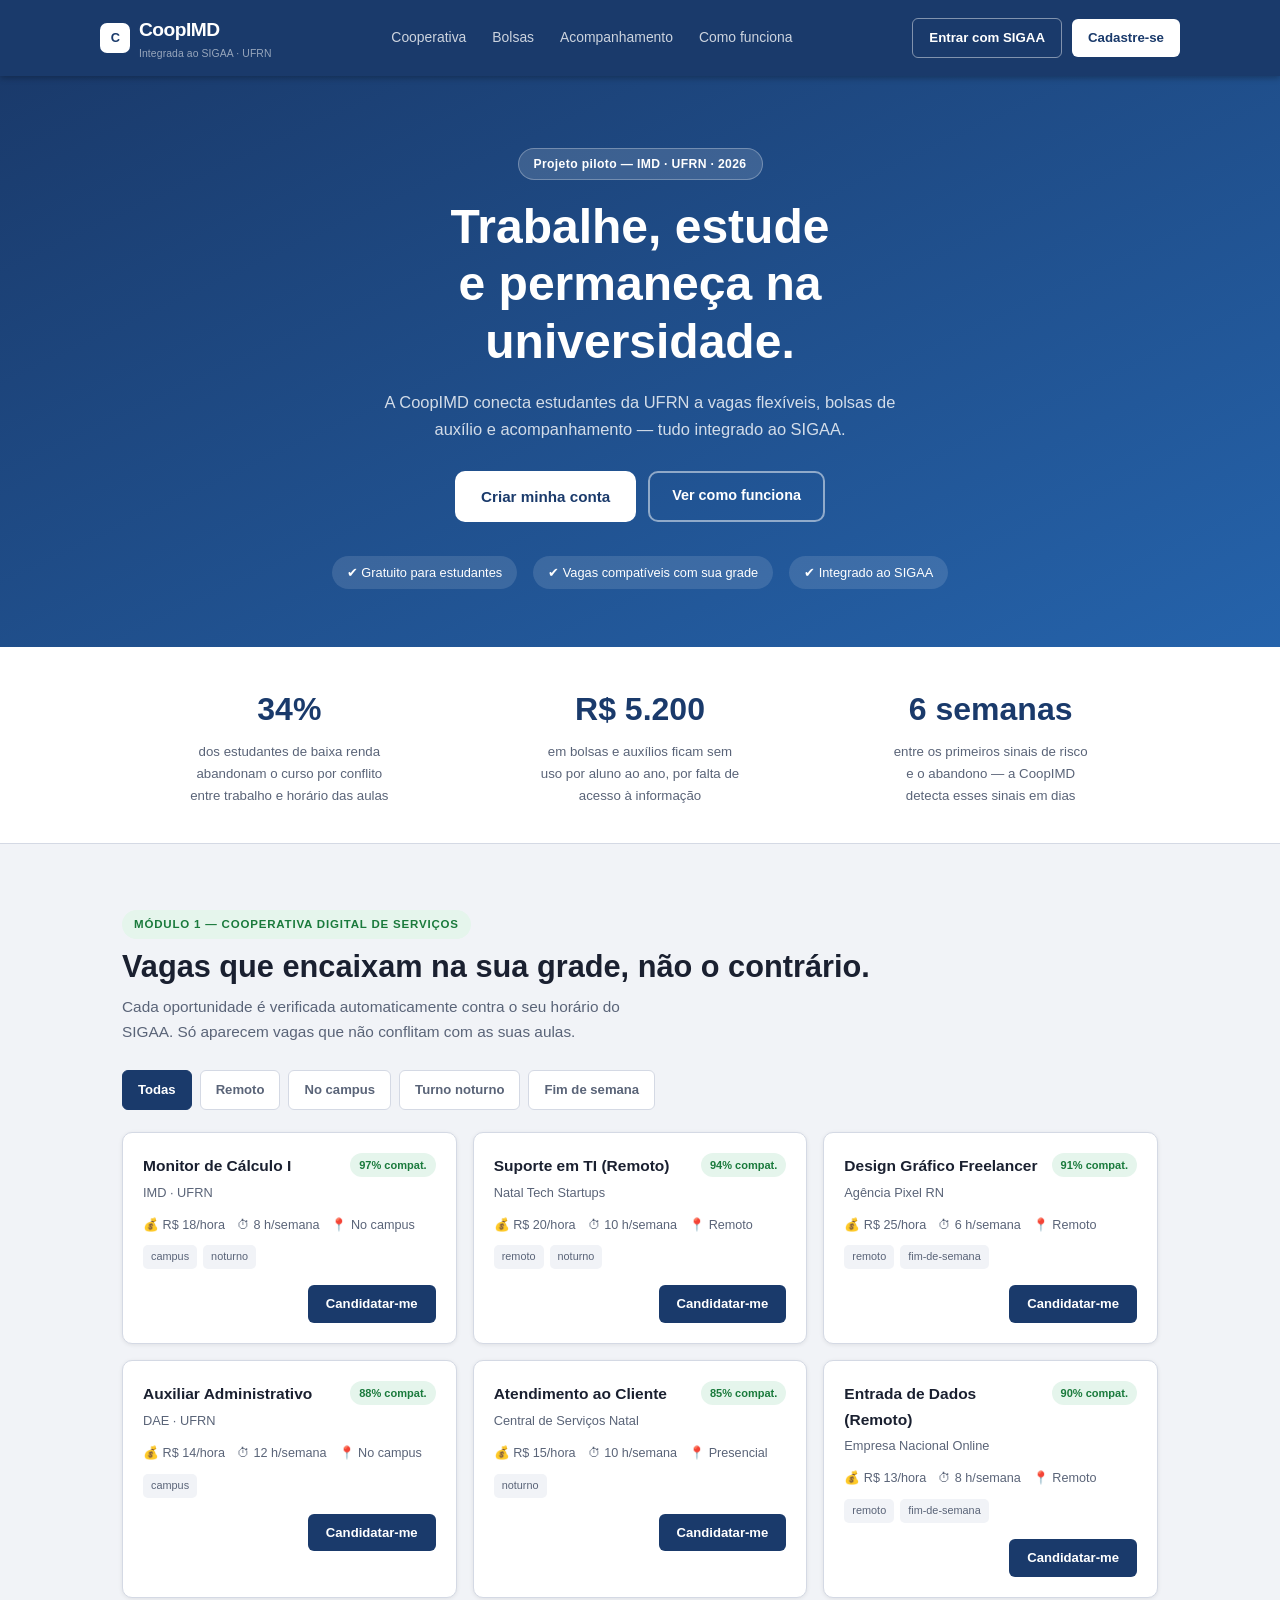
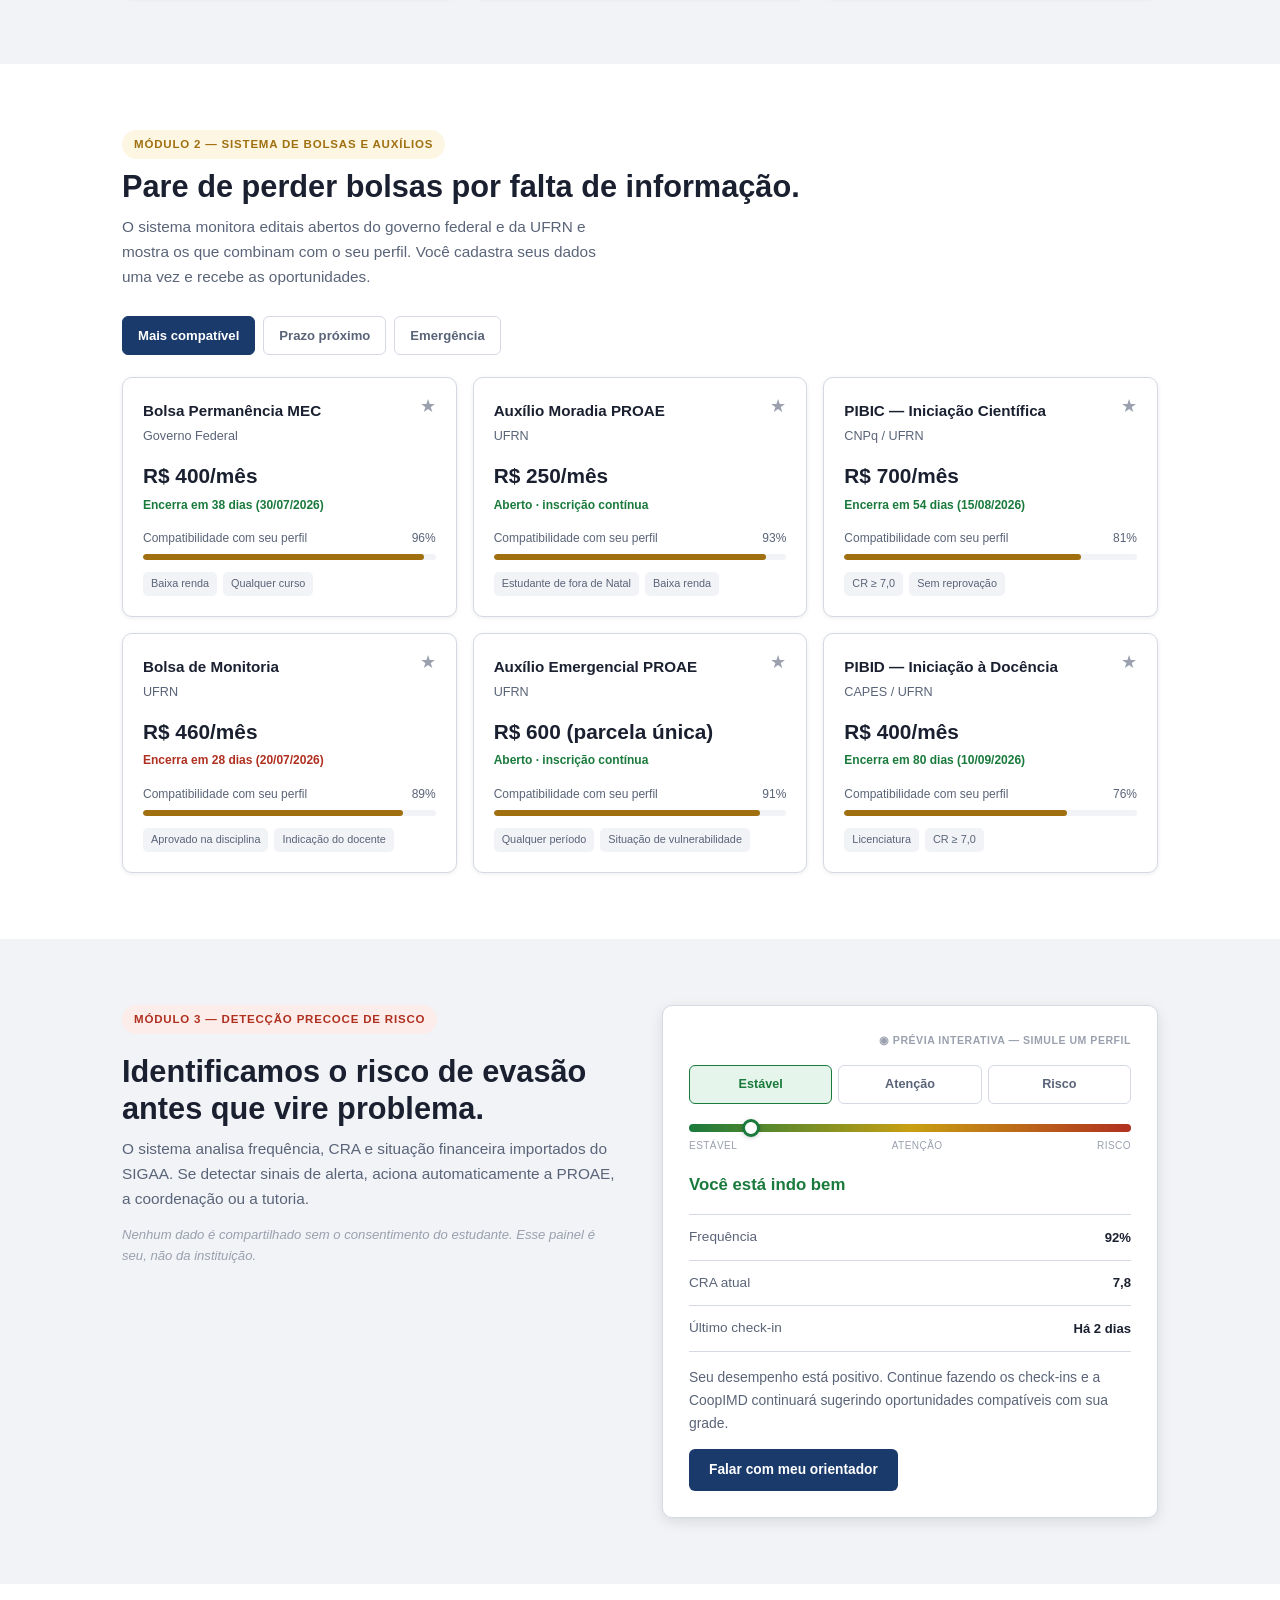
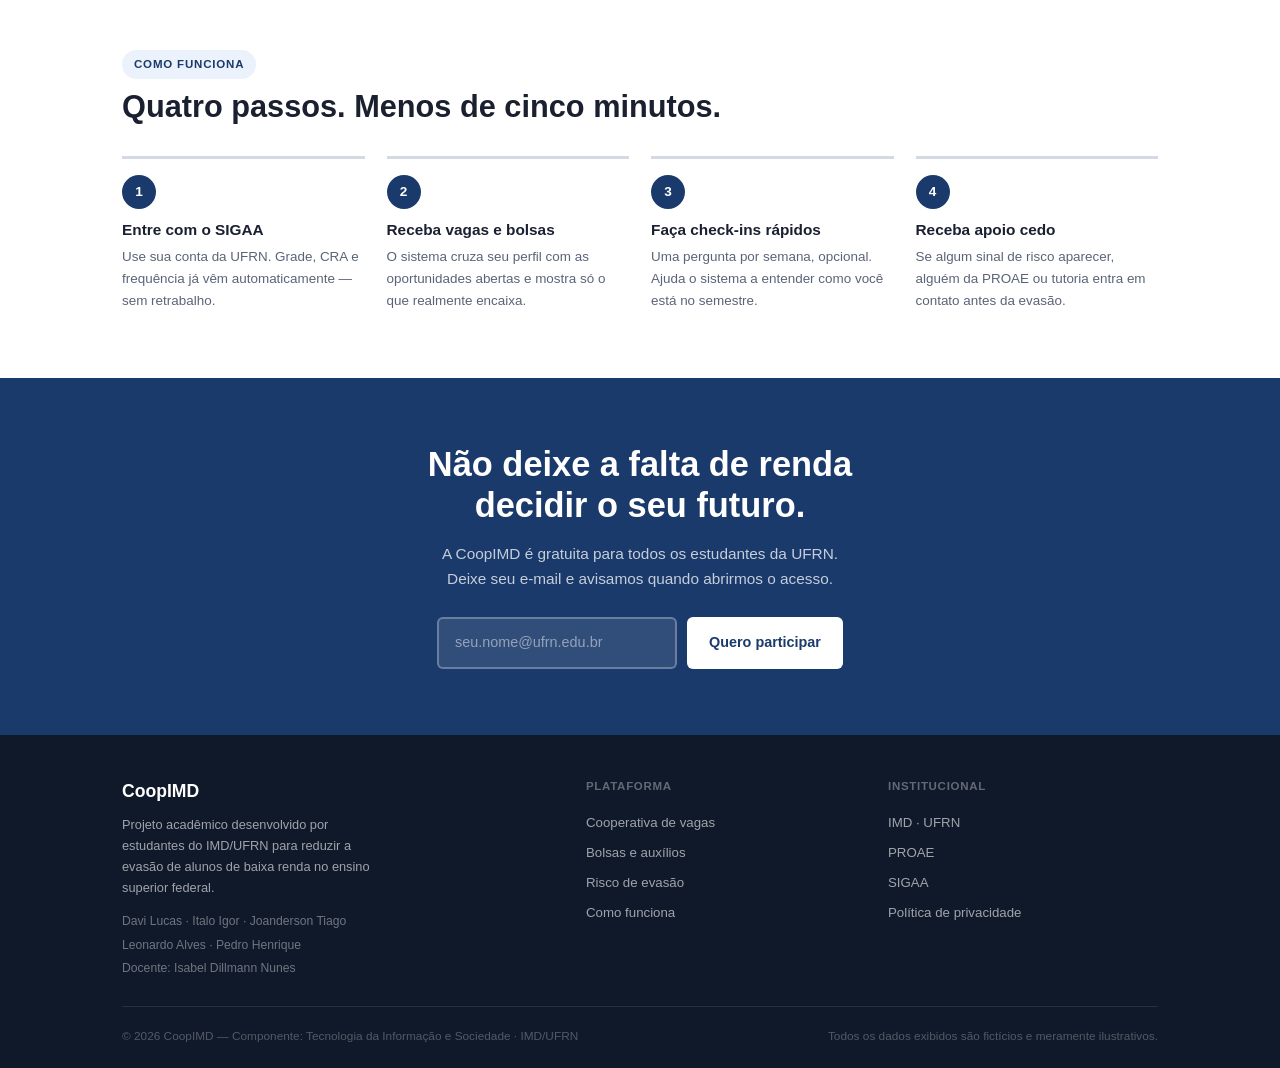
<file: core/static/templates/index.html>
<!DOCTYPE html>
<html lang="pt-BR">
<head>
<meta charset="UTF-8">
<meta name="viewport" content="width=device-width, initial-scale=1.0">
<title>CoopIMD — Cooperativa Estudantil Integrada ao SIGAA</title>
<meta name="description" content="A CoopIMD conecta estudantes da UFRN a vagas flexíveis, bolsas e suporte de permanência — integrado ao SIGAA.">
<style>

/* ============================================================
   VARIÁVEIS DE DESIGN
   ============================================================ */
:root {
  /* Cores principais */
  --azul:          #1A3A6B;
  --azul-medio:    #2563AB;
  --azul-claro:    #EBF2FB;
  --verde:         #1A7A3C;
  --verde-claro:   #E5F5EC;
  --amarelo:       #A07010;
  --amarelo-claro: #FDF6E3;
  --laranja:       #B03020;
  --laranja-claro: #FCECEA;

  /* Neutros */
  --fundo:         #F1F3F7;
  --branco:        #FFFFFF;
  --borda:         #D4D9E4;
  --texto:         #1A2030;
  --cinza:         #5A6478;
  --cinza-leve:    #9AA0AE;

  /* Tipografia */
  --fonte: -apple-system, BlinkMacSystemFont, 'Segoe UI', Roboto, Arial, sans-serif;

  /* Sombras */
  --sombra-sm: 0 1px 4px rgba(0,0,0,.08);
  --sombra-md: 0 4px 14px rgba(0,0,0,.1);

  /* Geometria */
  --raio:    10px;
  --raio-sm: 6px;
}

/* ============================================================
   RESET
   ============================================================ */
*, *::before, *::after { box-sizing: border-box; margin: 0; padding: 0; }
html                    { scroll-behavior: smooth; }
body {
  font-family: var(--fonte);
  background: var(--fundo);
  color: var(--texto);
  line-height: 1.65;
  -webkit-font-smoothing: antialiased;
}
a            { text-decoration: none; color: inherit; }
ul           { list-style: none; }
button       { cursor: pointer; font: inherit; border: none; background: none; }
h1, h2, h3  { line-height: 1.2; font-weight: 800; }

/* ============================================================
   UTILITÁRIOS
   ============================================================ */
.container          { max-width: 1080px; margin: 0 auto; padding: 0 22px; }
.sr-only            { position: absolute; width: 1px; height: 1px; overflow: hidden; clip: rect(0,0,0,0); }

/* Chips/etiquetas de módulo */
.etiqueta {
  display: inline-block;
  font-size: .72rem;
  font-weight: 700;
  text-transform: uppercase;
  letter-spacing: .07em;
  padding: 5px 12px;
  border-radius: 20px;
  margin-bottom: 10px;
}
.etiqueta-verde   { background: var(--verde-claro);   color: var(--verde); }
.etiqueta-azul    { background: var(--azul-claro);    color: var(--azul); }
.etiqueta-amarelo { background: var(--amarelo-claro); color: var(--amarelo); }
.etiqueta-laranja { background: var(--laranja-claro); color: var(--laranja); }

/* Tags de card */
.tag {
  font-size: .68rem;
  background: var(--fundo);
  color: var(--cinza);
  padding: 3px 8px;
  border-radius: 5px;
}

/* ============================================================
   NAVBAR
   ============================================================ */
.navbar {
  background: var(--azul);
  color: #fff;
  position: sticky;
  top: 0;
  z-index: 100;
  box-shadow: 0 2px 6px rgba(0,0,0,.28);
}
.navbar-inner {
  display: flex;
  align-items: center;
  justify-content: space-between;
  padding: 14px 0;
  gap: 16px;
}
.logo {
  font-size: 1.2rem;
  font-weight: 800;
  letter-spacing: -.5px;
  display: flex;
  align-items: center;
  gap: 9px;
  color: #fff;
}
.logo-icone {
  width: 30px; height: 30px;
  background: #fff;
  border-radius: 7px;
  display: flex; align-items: center; justify-content: center;
  color: var(--azul);
  font-size: .8rem;
  font-weight: 900;
  flex-shrink: 0;
}
.logo-sub {
  display: block;
  font-size: .65rem;
  font-weight: 400;
  color: rgba(255,255,255,.55);
  margin-top: -1px;
  letter-spacing: .01em;
}
.nav-links { display: flex; gap: 26px; }
.nav-links a {
  font-size: .87rem;
  color: rgba(255,255,255,.78);
  font-weight: 500;
  transition: color .15s;
}
.nav-links a:hover { color: #fff; }
.nav-direita { display: flex; gap: 10px; align-items: center; }
.btn-entrar {
  padding: 8px 16px;
  border: 1.5px solid rgba(255,255,255,.45);
  border-radius: var(--raio-sm);
  color: #fff;
  font-size: .83rem;
  font-weight: 600;
  transition: border-color .15s;
}
.btn-entrar:hover { border-color: #fff; }
.btn-cadastrar {
  padding: 8px 16px;
  background: #fff;
  color: var(--azul);
  border-radius: var(--raio-sm);
  font-size: .83rem;
  font-weight: 700;
  transition: opacity .15s;
}
.btn-cadastrar:hover { opacity: .88; }

/* ============================================================
   HERO
   ============================================================ */
.hero {
  background: linear-gradient(155deg, var(--azul) 0%, var(--azul-medio) 100%);
  color: #fff;
  padding: 72px 0 58px;
  text-align: center;
}
.hero-piloto {
  display: inline-block;
  background: rgba(255,255,255,.14);
  border: 1px solid rgba(255,255,255,.28);
  border-radius: 20px;
  padding: 5px 15px;
  font-size: .76rem;
  font-weight: 600;
  letter-spacing: .03em;
  margin-bottom: 18px;
}
.hero h1 {
  font-size: clamp(1.85rem, 4.5vw, 3rem);
  max-width: 660px;
  margin: 0 auto 18px;
}
.hero p {
  font-size: 1.03rem;
  color: rgba(255,255,255,.8);
  max-width: 540px;
  margin: 0 auto 28px;
}
.hero-acoes { display: flex; gap: 12px; justify-content: center; flex-wrap: wrap; }
.btn-principal {
  background: #fff;
  color: var(--azul);
  padding: 13px 26px;
  border-radius: var(--raio);
  font-weight: 700;
  font-size: .95rem;
  transition: transform .15s, box-shadow .15s;
}
.btn-principal:hover { transform: translateY(-2px); box-shadow: 0 6px 18px rgba(0,0,0,.2); }
.btn-secundario-h {
  border: 2px solid rgba(255,255,255,.5);
  color: #fff;
  padding: 11px 22px;
  border-radius: var(--raio);
  font-weight: 600;
  font-size: .9rem;
  transition: border-color .15s;
}
.btn-secundario-h:hover { border-color: #fff; }
.hero-destaques {
  display: flex;
  justify-content: center;
  gap: 16px;
  margin-top: 34px;
  flex-wrap: wrap;
}
.hero-destaques span {
  background: rgba(255,255,255,.12);
  border-radius: 20px;
  padding: 6px 15px;
  font-size: .8rem;
}

/* ============================================================
   FAIXA DE DADOS
   ============================================================ */
.dados {
  background: var(--branco);
  border-bottom: 1px solid var(--borda);
  padding: 36px 0;
}
.dados-inner {
  display: grid;
  grid-template-columns: repeat(3, 1fr);
  gap: 16px;
  text-align: center;
}
.dado-valor {
  font-size: 2rem;
  font-weight: 800;
  color: var(--azul);
}
.dado-desc {
  margin-top: 5px;
  font-size: .83rem;
  color: var(--cinza);
  max-width: 200px;
  margin-left: auto;
  margin-right: auto;
}

/* ============================================================
   SEÇÕES GERAIS
   ============================================================ */
.secao       { padding: 66px 0; }
.secao-alt   { background: var(--branco); }
.secao-titulo {
  font-size: clamp(1.38rem, 2.4vw, 1.95rem);
  margin-bottom: 8px;
}
.secao-sub {
  color: var(--cinza);
  max-width: 500px;
  margin-bottom: 26px;
  font-size: .96rem;
}

/* ============================================================
   TABS / FILTROS
   ============================================================ */
.filtros { display: flex; gap: 8px; flex-wrap: wrap; margin-bottom: 22px; }
.filtro {
  padding: 8px 15px;
  border: 1.5px solid var(--borda);
  border-radius: var(--raio-sm);
  font-size: .82rem;
  font-weight: 600;
  color: var(--cinza);
  background: var(--branco);
  transition: all .15s;
}
.filtro:hover  { border-color: var(--azul-medio); color: var(--azul); }
.filtro.ativo  { background: var(--azul); border-color: var(--azul); color: #fff; }

/* ============================================================
   GRADE DE CARDS
   ============================================================ */
.grade {
  display: grid;
  grid-template-columns: repeat(auto-fill, minmax(285px, 1fr));
  gap: 16px;
}
.estado-vazio {
  grid-column: 1 / -1;
  text-align: center;
  padding: 38px 16px;
  color: var(--cinza-leve);
  font-size: .88rem;
}

/* ============================================================
   CARD DE VAGA
   ============================================================ */
.card-vaga {
  background: var(--branco);
  border: 1px solid var(--borda);
  border-radius: var(--raio);
  padding: 20px;
  box-shadow: var(--sombra-sm);
  transition: transform .2s, box-shadow .2s;
}
.card-vaga:hover { transform: translateY(-2px); box-shadow: var(--sombra-md); }
.card-vaga.oculto { display: none; }

.vaga-topo {
  display: flex;
  justify-content: space-between;
  gap: 10px;
  align-items: flex-start;
}
.vaga-titulo  { font-weight: 700; font-size: .97rem; }
.vaga-empresa { font-size: .8rem; color: var(--cinza); margin-top: 3px; }
.badge-compat {
  font-size: .69rem;
  font-weight: 700;
  background: var(--verde-claro);
  color: var(--verde);
  padding: 3px 9px;
  border-radius: 20px;
  white-space: nowrap;
  flex-shrink: 0;
}
.vaga-meta {
  display: flex;
  gap: 12px;
  margin-top: 12px;
  font-size: .79rem;
  color: var(--cinza);
  flex-wrap: wrap;
}
.vaga-tags   { display: flex; gap: 6px; flex-wrap: wrap; margin-top: 10px; }
.vaga-rodape { margin-top: 16px; display: flex; justify-content: flex-end; }
.btn-candidatar {
  background: var(--azul);
  color: #fff;
  padding: 8px 18px;
  border-radius: var(--raio-sm);
  font-size: .82rem;
  font-weight: 700;
  transition: background .15s, transform .1s;
}
.btn-candidatar:hover:not(:disabled) { background: var(--azul-medio); }
.btn-candidatar:active               { transform: scale(.97); }
.btn-candidatar.aplicado { background: var(--verde); cursor: default; }

/* ============================================================
   CARD DE BOLSA
   ============================================================ */
.card-bolsa {
  background: var(--branco);
  border: 1px solid var(--borda);
  border-radius: var(--raio);
  padding: 20px;
  box-shadow: var(--sombra-sm);
}
.bolsa-topo { display: flex; justify-content: space-between; gap: 10px; align-items: flex-start; }
.bolsa-nome  { font-weight: 700; font-size: .95rem; }
.bolsa-orgao { font-size: .79rem; color: var(--cinza); margin-top: 3px; }
.btn-fav {
  font-size: 1.1rem;
  color: var(--cinza-leve);
  flex-shrink: 0;
  transition: color .15s;
  line-height: 1;
}
.btn-fav:hover        { color: var(--amarelo); }
.btn-fav.favoritado   { color: var(--amarelo); }
.bolsa-valor { font-size: 1.3rem; font-weight: 800; margin-top: 12px; }
.bolsa-prazo { font-size: .75rem; font-weight: 700; margin-top: 2px; }
.prazo-ok    { color: var(--verde); }
.prazo-alerta { color: var(--laranja); }

.barra-wrap { margin-top: 14px; }
.barra-meta {
  display: flex;
  justify-content: space-between;
  font-size: .75rem;
  color: var(--cinza);
  margin-bottom: 5px;
}
.barra-trilha { background: var(--fundo); border-radius: 999px; height: 6px; overflow: hidden; }
.barra-fill {
  height: 100%;
  background: var(--amarelo);
  border-radius: 999px;
  width: 0%;
  transition: width 1.1s ease;
}
.bolsa-tags { display: flex; gap: 6px; flex-wrap: wrap; margin-top: 12px; }

/* ============================================================
   MÓDULO DE RISCO
   ============================================================ */
.risco-layout {
  display: grid;
  grid-template-columns: 1fr 1fr;
  gap: 44px;
  align-items: start;
}
.risco-texto h2       { margin-top: 10px; }
.risco-texto .secao-sub { margin-bottom: 8px; }
.risco-nota {
  font-size: .82rem;
  color: var(--cinza-leve);
  margin-top: 12px;
  font-style: italic;
}

.card-risco {
  background: var(--branco);
  border: 1px solid var(--borda);
  border-radius: var(--raio);
  padding: 26px;
  box-shadow: var(--sombra-md);
}
.preview-label {
  font-size: .66rem;
  text-transform: uppercase;
  letter-spacing: .05em;
  color: var(--cinza-leve);
  font-weight: 700;
  text-align: right;
  margin-bottom: 16px;
}

/* Toggle de estado */
.toggle-estado { display: flex; gap: 6px; margin-bottom: 20px; }
.btn-estado {
  flex: 1;
  padding: 8px 8px;
  border: 1.5px solid var(--borda);
  border-radius: var(--raio-sm);
  font-size: .79rem;
  font-weight: 700;
  color: var(--cinza);
  background: var(--branco);
  transition: all .15s;
}
.btn-estado[data-estado="estavel"].ativo  { background: var(--verde-claro);   border-color: var(--verde);   color: var(--verde); }
.btn-estado[data-estado="atencao"].ativo  { background: var(--amarelo-claro); border-color: #b8900c;        color: var(--amarelo); }
.btn-estado[data-estado="risco"].ativo    { background: var(--laranja-claro); border-color: var(--laranja); color: var(--laranja); }

/* Gauge */
.gauge-trilha {
  height: 8px;
  border-radius: 999px;
  background: linear-gradient(90deg, var(--verde) 0%, #c8a012 50%, var(--laranja) 100%);
  position: relative;
  margin: 10px 0 6px;
}
.gauge-marker {
  position: absolute;
  width: 18px; height: 18px;
  border-radius: 50%;
  background: var(--branco);
  border: 3.5px solid var(--verde);
  top: 50%;
  left: 14%;
  transform: translate(-50%, -50%);
  box-shadow: 0 1px 4px rgba(0,0,0,.2);
  transition: left .5s ease, border-color .5s ease;
}
.gauge-rotulos {
  display: flex;
  justify-content: space-between;
  font-size: .63rem;
  color: var(--cinza-leve);
  text-transform: uppercase;
  letter-spacing: .04em;
}

.status-texto {
  font-size: 1.05rem;
  font-weight: 800;
  margin-top: 16px;
  transition: color .3s;
}
.cor-verde   { color: var(--verde); }
.cor-amarelo { color: var(--amarelo); }
.cor-laranja { color: var(--laranja); }

/* Indicadores */
.lista-indicadores { margin-top: 16px; border-top: 1px solid var(--borda); }
.linha-indicador {
  display: flex;
  justify-content: space-between;
  align-items: center;
  padding: 11px 0;
  border-bottom: 1px solid var(--borda);
  font-size: .85rem;
}
.linha-indicador dt { color: var(--cinza); }
.linha-indicador dd { font-weight: 700; font-size: .82rem; }

.mensagem-risco { font-size: .87rem; color: var(--cinza); margin: 14px 0; }

.acoes-risco { display: flex; align-items: center; gap: 12px; flex-wrap: wrap; }
.btn-suporte {
  background: var(--azul);
  color: #fff;
  padding: 10px 20px;
  border-radius: var(--raio-sm);
  font-weight: 700;
  font-size: .86rem;
  transition: background .15s;
}
.btn-suporte:hover { background: var(--azul-medio); }
.confirmacao-envio {
  font-size: .82rem;
  font-weight: 600;
  color: var(--verde);
  display: none;
  align-items: center;
  gap: 5px;
}
.confirmacao-envio.visivel { display: flex; }

/* ============================================================
   COMO FUNCIONA
   ============================================================ */
.passos {
  display: grid;
  grid-template-columns: repeat(4, 1fr);
  gap: 22px;
  margin-top: 30px;
}
.passo { border-top: 3px solid var(--borda); padding-top: 16px; }
.passo-num {
  width: 34px; height: 34px;
  background: var(--azul);
  color: #fff;
  border-radius: 50%;
  display: flex; align-items: center; justify-content: center;
  font-weight: 800;
  font-size: .85rem;
  margin-bottom: 12px;
}
.passo h3 { font-size: .96rem; margin-bottom: 6px; }
.passo p  { font-size: .84rem; color: var(--cinza); }

/* ============================================================
   CTA FINAL
   ============================================================ */
.cta-final {
  background: var(--azul);
  color: #fff;
  text-align: center;
  padding: 66px 0;
}
.cta-final h2 {
  font-size: clamp(1.45rem, 3vw, 2.15rem);
  max-width: 540px;
  margin: 0 auto 14px;
}
.cta-final p {
  color: rgba(255,255,255,.75);
  max-width: 420px;
  margin: 0 auto 26px;
  font-size: .96rem;
}
.cta-form {
  display: flex;
  gap: 10px;
  justify-content: center;
  flex-wrap: wrap;
}
.cta-input {
  padding: 12px 16px;
  border: 2px solid rgba(255,255,255,.28);
  border-radius: var(--raio-sm);
  background: rgba(255,255,255,.1);
  color: #fff;
  font: inherit; font-size: .9rem;
  min-width: 240px;
}
.cta-input::placeholder { color: rgba(255,255,255,.48); }
.cta-input:focus        { outline: none; border-color: rgba(255,255,255,.75); }
.btn-cta {
  background: #fff;
  color: var(--azul);
  padding: 12px 22px;
  border-radius: var(--raio-sm);
  font-weight: 700;
  font-size: .9rem;
  transition: opacity .15s;
}
.btn-cta:hover { opacity: .88; }
.cta-erro   { color: #FFCDD2; font-size: .8rem; margin-top: 8px; display: none; }
.cta-erro.visivel { display: block; }
.cta-sucesso { color: #B3E5FC; font-size: .9rem; font-weight: 600; display: none; margin-top: 12px; }
.cta-sucesso.visivel { display: block; }

/* ============================================================
   RODAPÉ
   ============================================================ */
.rodape {
  background: #10192A;
  color: rgba(255,255,255,.6);
  padding: 42px 0 22px;
  font-size: .83rem;
}
.rodape-cols {
  display: grid;
  grid-template-columns: 1.6fr 1fr 1fr;
  gap: 32px;
  padding-bottom: 26px;
  border-bottom: 1px solid rgba(255,255,255,.1);
}
.rodape-marca { font-size: 1.1rem; font-weight: 800; color: #fff; margin-bottom: 8px; }
.rodape-desc  { font-size: .8rem; line-height: 1.65; max-width: 250px; }
.equipe-lista { margin-top: 12px; font-size: .76rem; color: rgba(255,255,255,.4); line-height: 1.9; }
.rodape-col h4 {
  font-size: .72rem;
  font-weight: 700;
  text-transform: uppercase;
  letter-spacing: .06em;
  color: rgba(255,255,255,.35);
  margin-bottom: 12px;
}
.rodape-col a {
  display: block;
  padding: 4px 0;
  color: rgba(255,255,255,.6);
  transition: color .15s;
}
.rodape-col a:hover { color: #fff; }
.rodape-bottom {
  margin-top: 20px;
  color: rgba(255,255,255,.28);
  font-size: .74rem;
  display: flex;
  justify-content: space-between;
  flex-wrap: wrap;
  gap: 8px;
}

/* ============================================================
   RESPONSIVIDADE
   ============================================================ */
@media (max-width: 960px) {
  .risco-layout { grid-template-columns: 1fr; }
  .passos       { grid-template-columns: 1fr 1fr; }
  .rodape-cols  { grid-template-columns: 1fr 1fr; }
}
@media (max-width: 860px) {
  .nav-links    { display: none; }
  .dados-inner  { grid-template-columns: 1fr; text-align: left; gap: 24px; }
  .dado-desc    { margin-left: 0; }
}
@media (max-width: 620px) {
  .grade   { grid-template-columns: 1fr; }
  .passos  { grid-template-columns: 1fr; }
  .rodape-cols { grid-template-columns: 1fr; }
  .hero h1 { font-size: 1.8rem; }

  .navbar-inner {
    flex-direction: column; /* Faz o topo se ajustar em linhas no celular */
    gap: 12px;
    padding: 12px 0;
    text-align: center;
  }

  .nav-direita {
    width: 100%;
    justify-content: center;
    gap: 8px;
  }

  /* Deixa os botões mais compactos e proporcionais no celular */
  .btn-entrar, .btn-cadastrar {
    padding: 6px 12px;
    font-size: .78rem;
    flex: 1; /* Faz os dois botões dividirem o espaço igualmente */
    text-align: center;
  }
  
  .hero-acoes {
    flex-direction: column; /* Empilha os botões do Hero para não esmagar */
    width: 100%;
    padding: 0 10px;
  }
  
  .btn-principal, .btn-secundario-h {
    width: 100%;
    text-align: center;
  }
}
</style>
</head>
<body>

<!-- ========================================================
     NAVBAR
     ======================================================== -->
<header>
  <nav class="navbar" aria-label="Navegação principal">
    <div class="container navbar-inner">

      <a href="#" class="logo" aria-label="CoopIMD — página inicial">
        <span class="logo-icone">C</span>
        <span>
          CoopIMD
          <span class="logo-sub">Integrada ao SIGAA · UFRN</span>
        </span>
      </a>

      <div class="nav-links">
        <a href="#cooperativa">Cooperativa</a>
        <a href="#bolsas">Bolsas</a>
        <a href="#acompanhamento">Acompanhamento</a>
        <a href="#como-funciona">Como funciona</a>
      </div>

      <div class="nav-direita">
        <a href="#" class="btn-entrar">Entrar com SIGAA</a>
        <a href="#cadastro" class="btn-cadastrar">Cadastre-se</a>
      </div>

    </div>
  </nav>
</header>

<main>

  <!-- ========================================================
       HERO
       ======================================================== -->
  <section class="hero" aria-labelledby="titulo-hero">
    <div class="container">
      <span class="hero-piloto">Projeto piloto — IMD · UFRN · 2026</span>
      <h1 id="titulo-hero">Trabalhe, estude<br>e permaneça na universidade.</h1>
      <p>A CoopIMD conecta estudantes da UFRN a vagas flexíveis, bolsas de auxílio e acompanhamento — tudo integrado ao SIGAA.</p>
      <div class="hero-acoes">
        <a href="#cadastro" class="btn-principal">Criar minha conta</a>
        <a href="#como-funciona" class="btn-secundario-h">Ver como funciona</a>
      </div>
      <div class="hero-destaques">
        <span>✔ Gratuito para estudantes</span>
        <span>✔ Vagas compatíveis com sua grade</span>
        <span>✔ Integrado ao SIGAA</span>
      </div>
    </div>
  </section>

  <!-- ========================================================
       FAIXA DE DADOS
       ======================================================== -->
  <section class="dados" aria-label="Por que isso importa">
    <div class="container">
      <div class="dados-inner">
        <div>
          <div class="dado-valor">34%</div>
          <p class="dado-desc">dos estudantes de baixa renda abandonam o curso por conflito entre trabalho e horário das aulas</p>
        </div>
        <div>
          <div class="dado-valor">R$ 5.200</div>
          <p class="dado-desc">em bolsas e auxílios ficam sem uso por aluno ao ano, por falta de acesso à informação</p>
        </div>
        <div>
          <div class="dado-valor">6 semanas</div>
          <p class="dado-desc">entre os primeiros sinais de risco e o abandono — a CoopIMD detecta esses sinais em dias</p>
        </div>
      </div>
    </div>
  </section>

  <!-- ========================================================
       MÓDULO 1 — COOPERATIVA DIGITAL
       ======================================================== -->
  <section class="secao" id="cooperativa" aria-labelledby="titulo-coop">
    <div class="container">
      <span class="etiqueta etiqueta-verde">Módulo 1 — Cooperativa Digital de Serviços</span>
      <h2 class="secao-titulo" id="titulo-coop">Vagas que encaixam na sua grade, não o contrário.</h2>
      <p class="secao-sub">Cada oportunidade é verificada automaticamente contra o seu horário do SIGAA. Só aparecem vagas que não conflitam com as suas aulas.</p>

      <!-- Filtros -->
      <div class="filtros" id="filtros-vagas" role="group" aria-label="Filtrar vagas por modalidade">
        <button class="filtro ativo" data-filtro="todas">Todas</button>
        <button class="filtro" data-filtro="remoto">Remoto</button>
        <button class="filtro" data-filtro="campus">No campus</button>
        <button class="filtro" data-filtro="noturno">Turno noturno</button>
        <button class="filtro" data-filtro="fim-de-semana">Fim de semana</button>
      </div>

      <!-- Grade de vagas (renderizado por JS) -->
      <div class="grade" id="grade-vagas" aria-live="polite" aria-label="Lista de vagas disponíveis"></div>
    </div>
  </section>

  <!-- ========================================================
       MÓDULO 2 — BOLSAS E AUXÍLIOS
       ======================================================== -->
  <section class="secao secao-alt" id="bolsas" aria-labelledby="titulo-bolsas">
    <div class="container">
      <span class="etiqueta etiqueta-amarelo">Módulo 2 — Sistema de Bolsas e Auxílios</span>
      <h2 class="secao-titulo" id="titulo-bolsas">Pare de perder bolsas por falta de informação.</h2>
      <p class="secao-sub">O sistema monitora editais abertos do governo federal e da UFRN e mostra os que combinam com o seu perfil. Você cadastra seus dados uma vez e recebe as oportunidades.</p>

      <!-- Ordenação -->
      <div class="filtros" id="filtros-bolsas" role="group" aria-label="Ordenar bolsas">
        <button class="filtro ativo" data-ordem="compat">Mais compatível</button>
        <button class="filtro" data-ordem="prazo">Prazo próximo</button>
        <button class="filtro" data-ordem="emergencia">Emergência</button>
      </div>

      <!-- Grade de bolsas (renderizado por JS) -->
      <div class="grade" id="grade-bolsas" aria-live="polite" aria-label="Lista de bolsas disponíveis"></div>
    </div>
  </section>

  <!-- ========================================================
       MÓDULO 3 — DETECÇÃO DE RISCO DE EVASÃO
       ======================================================== -->
  <section class="secao" id="acompanhamento" aria-labelledby="titulo-risco">
    <div class="container">
      <div class="risco-layout">

        <!-- Texto explicativo -->
        <div class="risco-texto">
          <span class="etiqueta etiqueta-laranja">Módulo 3 — Detecção Precoce de Risco</span>
          <h2 class="secao-titulo" id="titulo-risco">Identificamos o risco de evasão antes que vire problema.</h2>
          <p class="secao-sub">O sistema analisa frequência, CRA e situação financeira importados do SIGAA. Se detectar sinais de alerta, aciona automaticamente a PROAE, a coordenação ou a tutoria.</p>
          <p class="risco-nota">Nenhum dado é compartilhado sem o consentimento do estudante. Esse painel é seu, não da instituição.</p>
        </div>

        <!-- Card interativo -->
        <div>
          <div class="card-risco">
            <p class="preview-label">◉ prévia interativa — simule um perfil</p>

            <!-- Toggle de estado -->
            <div class="toggle-estado" id="toggle-risco" role="group" aria-label="Simular nível de risco">
              <button class="btn-estado ativo" data-estado="estavel">Estável</button>
              <button class="btn-estado" data-estado="atencao">Atenção</button>
              <button class="btn-estado" data-estado="risco">Risco</button>
            </div>

            <!-- Gauge visual -->
            <div class="gauge-trilha" role="img" aria-label="Indicador visual de nível de risco">
              <div class="gauge-marker" id="gauge-marker"></div>
            </div>
            <div class="gauge-rotulos">
              <span>Estável</span><span>Atenção</span><span>Risco</span>
            </div>

            <p class="status-texto cor-verde" id="status-risco">Você está indo bem</p>

            <!-- Indicadores dinâmicos -->
            <dl class="lista-indicadores" id="lista-indicadores"></dl>

            <p class="mensagem-risco" id="mensagem-risco"></p>

            <div class="acoes-risco">
              <button class="btn-suporte" id="btn-suporte">Falar com meu orientador</button>
              <span class="confirmacao-envio" id="confirmacao-envio">
                ✔ Solicitação enviada — a PROAE entrará em contato em até 1 dia útil
              </span>
            </div>
          </div>
        </div>

      </div>
    </div>
  </section>

  <!-- ========================================================
       COMO FUNCIONA
       ======================================================== -->
  <section class="secao secao-alt" id="como-funciona" aria-labelledby="titulo-como">
    <div class="container">
      <span class="etiqueta etiqueta-azul">Como funciona</span>
      <h2 class="secao-titulo" id="titulo-como">Quatro passos. Menos de cinco minutos.</h2>

      <div class="passos">
        <div class="passo">
          <div class="passo-num">1</div>
          <h3>Entre com o SIGAA</h3>
          <p>Use sua conta da UFRN. Grade, CRA e frequência já vêm automaticamente — sem retrabalho.</p>
        </div>
        <div class="passo">
          <div class="passo-num">2</div>
          <h3>Receba vagas e bolsas</h3>
          <p>O sistema cruza seu perfil com as oportunidades abertas e mostra só o que realmente encaixa.</p>
        </div>
        <div class="passo">
          <div class="passo-num">3</div>
          <h3>Faça check-ins rápidos</h3>
          <p>Uma pergunta por semana, opcional. Ajuda o sistema a entender como você está no semestre.</p>
        </div>
        <div class="passo">
          <div class="passo-num">4</div>
          <h3>Receba apoio cedo</h3>
          <p>Se algum sinal de risco aparecer, alguém da PROAE ou tutoria entra em contato antes da evasão.</p>
        </div>
      </div>
    </div>
  </section>

  <!-- ========================================================
       CTA FINAL
       ======================================================== -->
  <section class="cta-final" id="cadastro" aria-labelledby="titulo-cta">
    <div class="container">
      <h2 id="titulo-cta">Não deixe a falta de renda decidir o seu futuro.</h2>
      <p>A CoopIMD é gratuita para todos os estudantes da UFRN. Deixe seu e-mail e avisamos quando abrirmos o acesso.</p>

      <form class="cta-form" id="form-cta" novalidate>
        <label for="email-cta" class="sr-only">Seu e-mail acadêmico</label>
        <input
          type="email"
          id="email-cta"
          class="cta-input"
          placeholder="seu.nome@ufrn.edu.br"
          autocomplete="email"
          required
        >
        <button type="submit" class="btn-cta">Quero participar</button>
      </form>
      <p class="cta-erro" id="cta-erro" role="alert">Insira um e-mail válido para continuar.</p>
      <p class="cta-sucesso" id="cta-sucesso" role="status"></p>
    </div>
  </section>

</main>

<!-- ========================================================
     RODAPÉ
     ======================================================== -->
<footer class="rodape">
  <div class="container">
    <div class="rodape-cols">

      <div>
        <div class="rodape-marca">CoopIMD</div>
        <p class="rodape-desc">
          Projeto acadêmico desenvolvido por estudantes do IMD/UFRN para reduzir a evasão de alunos de baixa renda no ensino superior federal.
        </p>
        <p class="equipe-lista">
          Davi Lucas · Italo Igor · Joanderson Tiago<br>
          Leonardo Alves · Pedro Henrique<br>
          Docente: Isabel Dillmann Nunes
        </p>
      </div>

      <div class="rodape-col">
        <h4>Plataforma</h4>
        <a href="#cooperativa">Cooperativa de vagas</a>
        <a href="#bolsas">Bolsas e auxílios</a>
        <a href="#acompanhamento">Risco de evasão</a>
        <a href="#como-funciona">Como funciona</a>
      </div>

      <div class="rodape-col">
        <h4>Institucional</h4>
        <a href="#">IMD · UFRN</a>
        <a href="#">PROAE</a>
        <a href="#">SIGAA</a>
        <a href="#">Política de privacidade</a>
      </div>

    </div>
    <div class="rodape-bottom">
      <span>© 2026 CoopIMD — Componente: Tecnologia da Informação e Sociedade · IMD/UFRN</span>
      <span>Todos os dados exibidos são fictícios e meramente ilustrativos.</span>
    </div>
  </div>
</footer>

<!-- ========================================================
     JAVASCRIPT
     ======================================================== -->
<script>
(function () {
  "use strict";

  /* ----------------------------------------------------------
     DADOS FICTÍCIOS — contexto brasileiro / UFRN
     ---------------------------------------------------------- */

  var vagas = [
    {
      titulo: "Monitor de Cálculo I",
      empresa: "IMD · UFRN",
      pagamento: "R$ 18/hora",
      carga: "8 h/semana",
      modalidade: "No campus",
      compat: 97,
      tags: ["campus", "noturno"]
    },
    {
      titulo: "Suporte em TI (Remoto)",
      empresa: "Natal Tech Startups",
      pagamento: "R$ 20/hora",
      carga: "10 h/semana",
      modalidade: "Remoto",
      compat: 94,
      tags: ["remoto", "noturno"]
    },
    {
      titulo: "Design Gráfico Freelancer",
      empresa: "Agência Pixel RN",
      pagamento: "R$ 25/hora",
      carga: "6 h/semana",
      modalidade: "Remoto",
      compat: 91,
      tags: ["remoto", "fim-de-semana"]
    },
    {
      titulo: "Auxiliar Administrativo",
      empresa: "DAE · UFRN",
      pagamento: "R$ 14/hora",
      carga: "12 h/semana",
      modalidade: "No campus",
      compat: 88,
      tags: ["campus"]
    },
    {
      titulo: "Atendimento ao Cliente",
      empresa: "Central de Serviços Natal",
      pagamento: "R$ 15/hora",
      carga: "10 h/semana",
      modalidade: "Presencial",
      compat: 85,
      tags: ["noturno"]
    },
    {
      titulo: "Entrada de Dados (Remoto)",
      empresa: "Empresa Nacional Online",
      pagamento: "R$ 13/hora",
      carga: "8 h/semana",
      modalidade: "Remoto",
      compat: 90,
      tags: ["remoto", "fim-de-semana"]
    }
  ];

  var bolsas = [
    {
      nome: "Bolsa Permanência MEC",
      orgao: "Governo Federal",
      valor: "R$ 400/mês",
      prazo: "30/07/2026",
      dias: 38,
      compat: 96,
      tipo: "permanencia",
      tags: ["Baixa renda", "Qualquer curso"]
    },
    {
      nome: "Auxílio Moradia PROAE",
      orgao: "UFRN",
      valor: "R$ 250/mês",
      prazo: "Rolante",
      dias: 0,
      compat: 93,
      tipo: "emergencia",
      tags: ["Estudante de fora de Natal", "Baixa renda"]
    },
    {
      nome: "PIBIC — Iniciação Científica",
      orgao: "CNPq / UFRN",
      valor: "R$ 700/mês",
      prazo: "15/08/2026",
      dias: 54,
      compat: 81,
      tipo: "academica",
      tags: ["CR ≥ 7,0", "Sem reprovação"]
    },
    {
      nome: "Bolsa de Monitoria",
      orgao: "UFRN",
      valor: "R$ 460/mês",
      prazo: "20/07/2026",
      dias: 28,
      compat: 89,
      tipo: "academica",
      tags: ["Aprovado na disciplina", "Indicação do docente"]
    },
    {
      nome: "Auxílio Emergencial PROAE",
      orgao: "UFRN",
      valor: "R$ 600 (parcela única)",
      prazo: "Rolante",
      dias: 0,
      compat: 91,
      tipo: "emergencia",
      tags: ["Qualquer período", "Situação de vulnerabilidade"]
    },
    {
      nome: "PIBID — Iniciação à Docência",
      orgao: "CAPES / UFRN",
      valor: "R$ 400/mês",
      prazo: "10/09/2026",
      dias: 80,
      compat: 76,
      tipo: "academica",
      tags: ["Licenciatura", "CR ≥ 7,0"]
    }
  ];

  /* ----------------------------------------------------------
     DADOS DOS ESTADOS DE RISCO
     ---------------------------------------------------------- */
  var estadosRisco = {
    estavel: {
      posicao: "14%",
      cor: "var(--verde)",
      classeTexto: "cor-verde",
      titulo: "Você está indo bem",
      indicadores: [
        ["Frequência",      "92%"],
        ["CRA atual",       "7,8"],
        ["Último check-in", "Há 2 dias"]
      ],
      mensagem: "Seu desempenho está positivo. Continue fazendo os check-ins e a CoopIMD continuará sugerindo oportunidades compatíveis com sua grade."
    },
    atencao: {
      posicao: "51%",
      cor: "var(--amarelo)",
      classeTexto: "cor-amarelo",
      titulo: "Alguns sinais merecem atenção",
      indicadores: [
        ["Frequência",      "76%"],
        ["CRA atual",       "5,9"],
        ["Último check-in", "Há 9 dias"]
      ],
      mensagem: "Ainda não é urgente, mas seria bom conversar com um tutor antes que o semestre avance mais. Que tal agendar um horário?"
    },
    risco: {
      posicao: "85%",
      cor: "var(--laranja)",
      classeTexto: "cor-laranja",
      titulo: "Risco de evasão detectado",
      indicadores: [
        ["Frequência",      "54%"],
        ["CRA atual",       "4,1"],
        ["Último check-in", "Há 21 dias"]
      ],
      mensagem: "Detectamos sinais sérios de risco. Com sua autorização, acionaremos a PROAE e a coordenação para oferecer suporte personalizado."
    }
  };

  /* ----------------------------------------------------------
     MÓDULO 1 — VAGAS
     ---------------------------------------------------------- */
  var gradeVagas   = document.getElementById("grade-vagas");
  var filtrosVagas = document.getElementById("filtros-vagas");

  function renderVagas(filtro) {
    var lista = (filtro === "todas")
      ? vagas
      : vagas.filter(function (v) { return v.tags.indexOf(filtro) > -1; });

    if (lista.length === 0) {
      gradeVagas.innerHTML = '<p class="estado-vazio">Nenhuma vaga disponível para este filtro no momento.</p>';
      return;
    }

    gradeVagas.innerHTML = lista.map(function (v, i) {
      return (
        '<article class="card-vaga">' +
        '  <div class="vaga-topo">' +
        '    <div>' +
        '      <div class="vaga-titulo">' + v.titulo + '</div>' +
        '      <div class="vaga-empresa">' + v.empresa + '</div>' +
        '    </div>' +
        '    <span class="badge-compat">' + v.compat + '% compat.</span>' +
        '  </div>' +
        '  <div class="vaga-meta">' +
        '    <span>💰 ' + v.pagamento + '</span>' +
        '    <span>⏱ ' + v.carga    + '</span>' +
        '    <span>📍 ' + v.modalidade + '</span>' +
        '  </div>' +
        '  <div class="vaga-tags">' +
             v.tags.map(function (t) { return '<span class="tag">' + t + '</span>'; }).join("") +
        '  </div>' +
        '  <div class="vaga-rodape">' +
        '    <button class="btn-candidatar" data-indice="' + i + '">Candidatar-me</button>' +
        '  </div>' +
        '</article>'
      );
    }).join("");
  }

  renderVagas("todas");

  // Filtrar vagas ao clicar nos tabs
  filtrosVagas.addEventListener("click", function (e) {
    var tab = e.target.closest(".filtro");
    if (!tab) return;
    filtrosVagas.querySelectorAll(".filtro").forEach(function (t) { t.classList.remove("ativo"); });
    tab.classList.add("ativo");
    renderVagas(tab.dataset.filtro);
  });

  // Candidatar-se a uma vaga
  gradeVagas.addEventListener("click", function (e) {
    var btn = e.target.closest(".btn-candidatar");
    if (!btn || btn.disabled) return;
    btn.textContent = "✔ Candidatura enviada";
    btn.classList.add("aplicado");
    btn.disabled = true;
  });

  /* ----------------------------------------------------------
     MÓDULO 2 — BOLSAS
     ---------------------------------------------------------- */
  var gradeBolsas   = document.getElementById("grade-bolsas");
  var filtrosBolsas = document.getElementById("filtros-bolsas");
  var favoritadas   = {};

  function renderBolsas(lista) {
    gradeBolsas.innerHTML = lista.map(function (b) {
      var prazoTexto   = b.dias === 0
        ? "Aberto · inscrição contínua"
        : "Encerra em " + b.dias + " dias (" + b.prazo + ")";
      var classePrazo  = (b.dias === 0 || b.dias > 35) ? "prazo-ok" : "prazo-alerta";
      var fav          = favoritadas[b.nome];

      return (
        '<article class="card-bolsa">' +
        '  <div class="bolsa-topo">' +
        '    <div>' +
        '      <div class="bolsa-nome">' + b.nome + '</div>' +
        '      <div class="bolsa-orgao">' + b.orgao + '</div>' +
        '    </div>' +
        '    <button class="btn-fav' + (fav ? " favoritado" : "") + '" data-nome="' + b.nome + '" aria-label="Salvar bolsa">★</button>' +
        '  </div>' +
        '  <div class="bolsa-valor">' + b.valor + '</div>' +
        '  <div class="bolsa-prazo ' + classePrazo + '">' + prazoTexto + '</div>' +
        '  <div class="barra-wrap">' +
        '    <div class="barra-meta">' +
        '      <span>Compatibilidade com seu perfil</span>' +
        '      <span>' + b.compat + '%</span>' +
        '    </div>' +
        '    <div class="barra-trilha">' +
        '      <div class="barra-fill" data-pct="' + b.compat + '"></div>' +
        '    </div>' +
        '  </div>' +
        '  <div class="bolsa-tags">' +
             b.tags.map(function (t) { return '<span class="tag">' + t + '</span>'; }).join("") +
        '  </div>' +
        '</article>'
      );
    }).join("");

    // Animar barras de compatibilidade após render
    requestAnimationFrame(function () {
      requestAnimationFrame(function () {
        gradeBolsas.querySelectorAll(".barra-fill").forEach(function (el) {
          el.style.width = el.dataset.pct + "%";
        });
      });
    });
  }

  renderBolsas(bolsas);

  // Salvar/favoritar bolsa
  gradeBolsas.addEventListener("click", function (e) {
    var btn = e.target.closest(".btn-fav");
    if (!btn) return;
    var nome = btn.dataset.nome;
    favoritadas[nome] = !favoritadas[nome];
    btn.classList.toggle("favoritado", favoritadas[nome]);
  });

  // Ordenar bolsas ao clicar nos tabs
  filtrosBolsas.addEventListener("click", function (e) {
    var tab = e.target.closest(".filtro");
    if (!tab) return;
    filtrosBolsas.querySelectorAll(".filtro").forEach(function (t) { t.classList.remove("ativo"); });
    tab.classList.add("ativo");

    var ordem = tab.dataset.ordem;
    var lista;

    if (ordem === "compat") {
      lista = bolsas.slice().sort(function (a, b) { return b.compat - a.compat; });
    } else if (ordem === "prazo") {
      // Só mostra bolsas com prazo definido, mais próximas primeiro
      lista = bolsas.filter(function (b) { return b.dias > 0; })
                    .sort(function (a, b) { return a.dias - b.dias; });
    } else {
      // Emergência
      lista = bolsas.filter(function (b) { return b.tipo === "emergencia"; });
    }

    renderBolsas(lista);
  });

  /* ----------------------------------------------------------
     MÓDULO 3 — RISCO DE EVASÃO
     ---------------------------------------------------------- */
  var gaugeMarker     = document.getElementById("gauge-marker");
  var statusRisco     = document.getElementById("status-risco");
  var listaIndicadores = document.getElementById("lista-indicadores");
  var mensagemRisco   = document.getElementById("mensagem-risco");
  var btnSuporte      = document.getElementById("btn-suporte");
  var confirmacaoEnvio = document.getElementById("confirmacao-envio");

  function aplicarEstadoRisco(chave) {
    var e = estadosRisco[chave];

    // Atualiza gauge
    gaugeMarker.style.left        = e.posicao;
    gaugeMarker.style.borderColor = e.cor;

    // Atualiza texto de status
    statusRisco.textContent = e.titulo;
    statusRisco.className   = "status-texto " + e.classeTexto;

    // Atualiza indicadores
    listaIndicadores.innerHTML = e.indicadores.map(function (ind) {
      return '<div class="linha-indicador"><dt>' + ind[0] + '</dt><dd>' + ind[1] + '</dd></div>';
    }).join("");

    // Mensagem e botão
    mensagemRisco.textContent = e.mensagem;
    btnSuporte.style.display  = "inline-block";
    confirmacaoEnvio.classList.remove("visivel");
  }

  aplicarEstadoRisco("estavel");

  // Toggle entre estados de risco
  document.getElementById("toggle-risco").addEventListener("click", function (e) {
    var btn = e.target.closest(".btn-estado");
    if (!btn) return;
    this.querySelectorAll(".btn-estado").forEach(function (b) { b.classList.remove("ativo"); });
    btn.classList.add("ativo");
    aplicarEstadoRisco(btn.dataset.estado);
  });

  // Botão "Falar com orientador"
  btnSuporte.addEventListener("click", function () {
    btnSuporte.style.display = "none";
    confirmacaoEnvio.classList.add("visivel");
  });

  /* ----------------------------------------------------------
     FORMULÁRIO DE CADASTRO
     ---------------------------------------------------------- */
  document.getElementById("form-cta").addEventListener("submit", function (e) {
    e.preventDefault();

    var email   = document.getElementById("email-cta").value.trim();
    var erro    = document.getElementById("cta-erro");
    var sucesso = document.getElementById("cta-sucesso");
    var valido  = /^[^\s@]+@[^\s@]+\.[^\s@]+$/.test(email);

    if (!valido) {
      erro.classList.add("visivel");
      return;
    }

    erro.classList.remove("visivel");
    this.style.display = "none";
    sucesso.textContent = "✔ Pronto! Avisaremos em " + email + " quando o acesso abrir.";
    sucesso.classList.add("visivel");
  });

})(); // fim do IIFE
</script>

</body>
</html>
</file>
